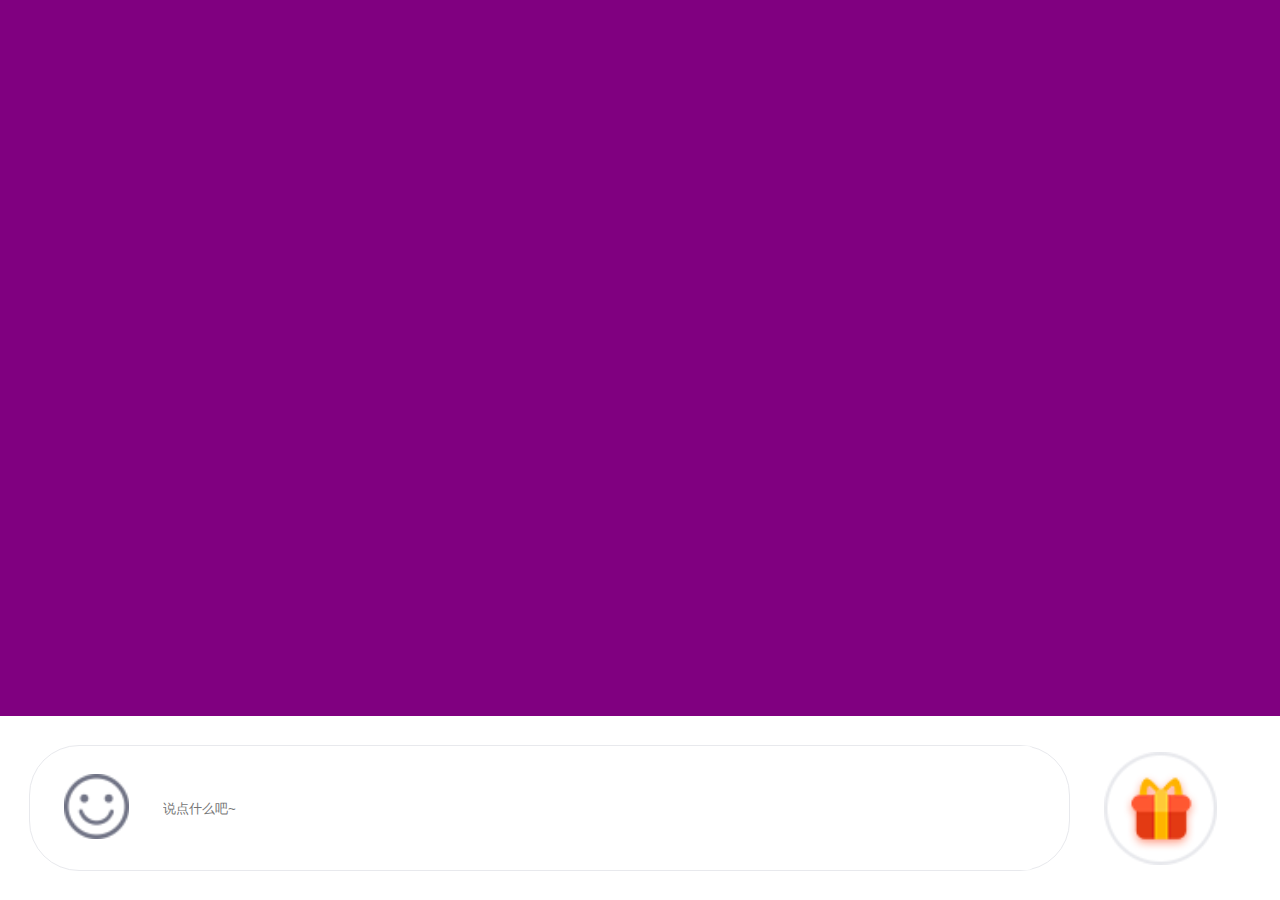
<file: index.html>
<!DOCTYPE html>
<html lang="en">
<head>
    <meta charset="UTF-8">
    <meta http-equiv="Content-Type" content="text/html; charset=UTF-8">
    <meta name="viewport" content="width=device-width,initial-scale=1,minimum-scale=1,maximum-scale=1,user-scalable=no">
    <meta http-equiv="X-UA-Compatible" content="IE=edge">
    <link rel="stylesheet" href="css/index.css">
    <title>榜样店铺</title>
</head>
<script type="text/javascript">
    (function (doc, win)
    {
        var docEl = doc.documentElement,
            resizeEvt = 'orientationchange' in window ? 'orientationchange' : 'resize',
            recalc = function ()
            {
                var clientWidth = docEl.clientWidth;
                if (!clientWidth) return;
                docEl.style.fontSize = 100 * (clientWidth / 750) + 'px';
            };
        if (!doc.addEventListener) return;
        win.addEventListener(resizeEvt, recalc, false);
        doc.addEventListener('DOMContentLoaded', recalc, false);
    })(document, window);
</script>
<body>
    <!--中间内容部分-->
    <div class="content">
        <!--视频模块-->
        <div class="video"></div>
        <!--公聊、排行榜、详情、还有三个大div-->
        <div class="importent">
            <!--<div class="div"></div>-->
            <!--去绑定手机号这个弹框-->
            <div class="bangding rgba">
                <div class="B_white">
                    <img src="image/提示绑定手机号.jpg">
                    <h3>您还没有绑定您的手机号</h3>
                    <p class="top">为保证您的账户安全</p>
                    <p>送礼物前要绑定手机号哦~</p>
                    <button>去绑定手机号</button>
                </div>
            </div>
            <!--被主播拉入黑名单这个弹框-->
            <div class="rgba Blacklist">
                <div class="B_white">
                    <img src="image/被加入黑名单提示.jpg">
                    <h3>好遗憾！您已被主播拉入黑名单！</h3>
                    <p class="top">您在此房间只能观看视频，不能</p>
                    <p>发表言论跟送礼物</p>
                </div>
            </div>
            <!--提示直播房间已经关闭-->
            <div class="rgba room_close">
                <div class="B_white">
                    <img src="image/被加入黑名单提示.jpg">
                    <h3>好遗憾！您的直播房间已关闭</h3>
                    <p class="top">如果有需要，请联系客服</p>
                    <div class="top"><span class="cl_s1"></span>&nbsp;Bangyangdianpu</div>
                    <div><span class="cl_s2"></span>&nbsp;18655328975</div>
                </div>
            </div>
            <!--title-->
            <div class="title">
                <div class="title_list">
                    <span class="active">公聊</span>
                    <span>排行榜</span>
                    <span>详情</span>
                </div>
                <div class="Personal_Center">
                    <div class="head"><img src="image/head.jpg"></div>
                    <span>个人中心</span>
                </div>
            </div>
            <div class="parent">
                <!--第一个页面-->
                <div class="imBox imBox1">
                    <!--可点击关闭的-->
                    <div class="position padding">
                        <div class="closeBox">
                            <!--关闭这个icon、-->
                            <!--<div class="closeDelete"></div>-->
                            <!--<span class="close_text">×</span>-->
                            <img src="image/head.jpg">
                            <div class="closeText">
                                <p>榜样店铺</p>
                                <p>2016年9月2日，彭博全球50大最具影响力人物12345</p>
                            </div>
                        </div>
                    </div>
                    <!--直播公告-->
                    <div class="notice padding"><span></span>欢迎来到榜样店铺的直播间。春晓直播提倡健康的直播环境，对直播内容24h巡视。任何传播违法、违规、低俗等不良信息时将被封号</div>
                    <!--用户消息-->
                    <div class="UserMessage padding">即兴表演：<span>老师好呀~</span></div>
                    <div class="UserMessage padding">快乐快乐：<span>老师稍等就来了哦~</span></div>
                    <!--主播回复-->
                    <div class="HostResponse padding">
                        <img src="image/讲师.png">
                        <span>林什看盘：</span>
                        同学们下午好呀,改革开放以来，我们党之所
                        以团结带领人民取得举世瞩目的发展成就。
                    </div>
                    <!--用户进入直播间-->
                    <div class="userGoin padding">用户1235321 <span>进入直播间</span></div>
                    <!--赠送礼物-->
                    <div class="give padding">即兴表演：<b>赠送给主播</b><span>金福</span><img src="image/fu.png"><a>×<i>19</i></a></div>
                    <!--主播公告-->
                    <div class="anchorNotice padding"><img src="image/房间公告.png"><span>欢迎来到我的直播间哦～ 今天晚上19:00有大优惠！</span></div>
                    <!--footer-->
                    <div class="footer padding">
                        <div class="putBox">
                            <img src="image/表情.png">
                            <input type="text" placeholder="说点什么吧~">
                        </div>
                        <div class="gift">
                            <img src="image/礼物.png">
                        </div>
                    </div>
                </div>
                <!--排行榜-->
                <div class="imBox">
                    <div class="headBox">
                        <!--1个-->
                        <div class="head_child">
                            <span class="s1"></span>
                            <img src="image/head.jpg">
                            <div>
                                <p>我是卖报的小行家</p>
                                <b>贡献值：333</b>
                            </div>
                        </div>
                        <!--2-->
                        <div class="head_child">
                            <span class="s2"></span>
                            <img src="image/head.jpg">
                            <div>
                                <p>小王子</p>
                                <b>贡献值：333</b>
                            </div>
                        </div>
                        <!--第三个-->
                        <div class="head_child">
                            <span class="s3"></span>
                            <img src="image/head.jpg">
                            <div>
                                <p>可爱的小小</p>
                                <b>贡献值：333</b>
                            </div>
                        </div>
                        <!--第四个-->
                        <div class="head_child">
                            <span>4</span>
                            <img src="image/head.jpg">
                            <div>
                                <p>哆啦A梦</p>
                                <b>贡献值：333</b>
                            </div>
                        </div>
                        <!--第五个-->
                        <div class="head_child">
                            <span>5</span>
                            <img src="image/head.jpg">
                            <div>
                                <p>哆啦A梦</p>
                                <b>贡献值：333</b>
                            </div>
                        </div>
                    </div>
                </div>
                <!--详情-->
                <div class="imBox">
                    <div class="imBox_details">
                        <!--&lt;!&ndash;头像、店铺名、店铺介绍&ndash;&gt;-->
                        <div class="details_head">
                            <img src="image/head.jpg">
                            <div class="details_title">
                                <b>榜样店铺</b>
                                <p>
                                    我们提供优质的大米，安全、放心、有保障。我们的大米粒粒饱满，光泽
                                    诱人，香糯可口，好吃不贵
                                </p>
                            </div>
                        </div>
                        <!--&lt;!&ndash;微信和手机号联系方式&ndash;&gt;-->
                        <div class="contact">
                            <div class="weixin"><img src="image/微信.png"> <span>Bangyangdianpu</span></div>
                            <div class="tel"><img src="image/电话.png"><span>18655328975</span></div>
                        </div>
                        <!--&lt;!&ndash;商品列表&ndash;&gt;-->
                        <div class="shopList">
                            <img src="image/shop.jpg">
                            <div>
                                <b>口口相传</b>
                                <p>口口相传，优质大米，安全放心有保障，我们只做有品质的食品。大米粒粒饱满，光泽鲜亮诱人，好吃不贵，值得信赖</p>
                            </div>
                        </div>
                        <div class="shopList">
                            <img src="image/shop.jpg">
                            <div>
                                <b>口口相传</b>
                                <p>口口相传，优质大米，安全放心有保障，我们只做有品质的食品。大米粒粒饱满，光泽鲜亮诱人，好吃不贵，值得信赖</p>
                            </div>
                        </div>
                        <div class="shopList">
                            <img src="image/shop.jpg">
                            <div>
                                <b>口口相传</b>
                                <p>口口相传，优质大米，安全放心有保障，我们只做有品质的食品。大米粒粒饱满，光泽鲜亮诱人，好吃不贵，值得信赖</p>
                            </div>
                        </div>
                        <div class="shopList">
                            <img src="image/shop.jpg">
                            <div>
                                <b>口口相传</b>
                                <p>口口相传，优质大米，安全放心有保障，我们只做有品质的食品。大米粒粒饱满，光泽鲜亮诱人，好吃不贵，值得信赖</p>
                            </div>
                        </div>
                    </div>
                </div>
            </div>
        </div>
    </div>
</body>
</html>
<script src="js/jquery-3.1.1.js"></script>
<script src="js/index.js"></script>
</file>
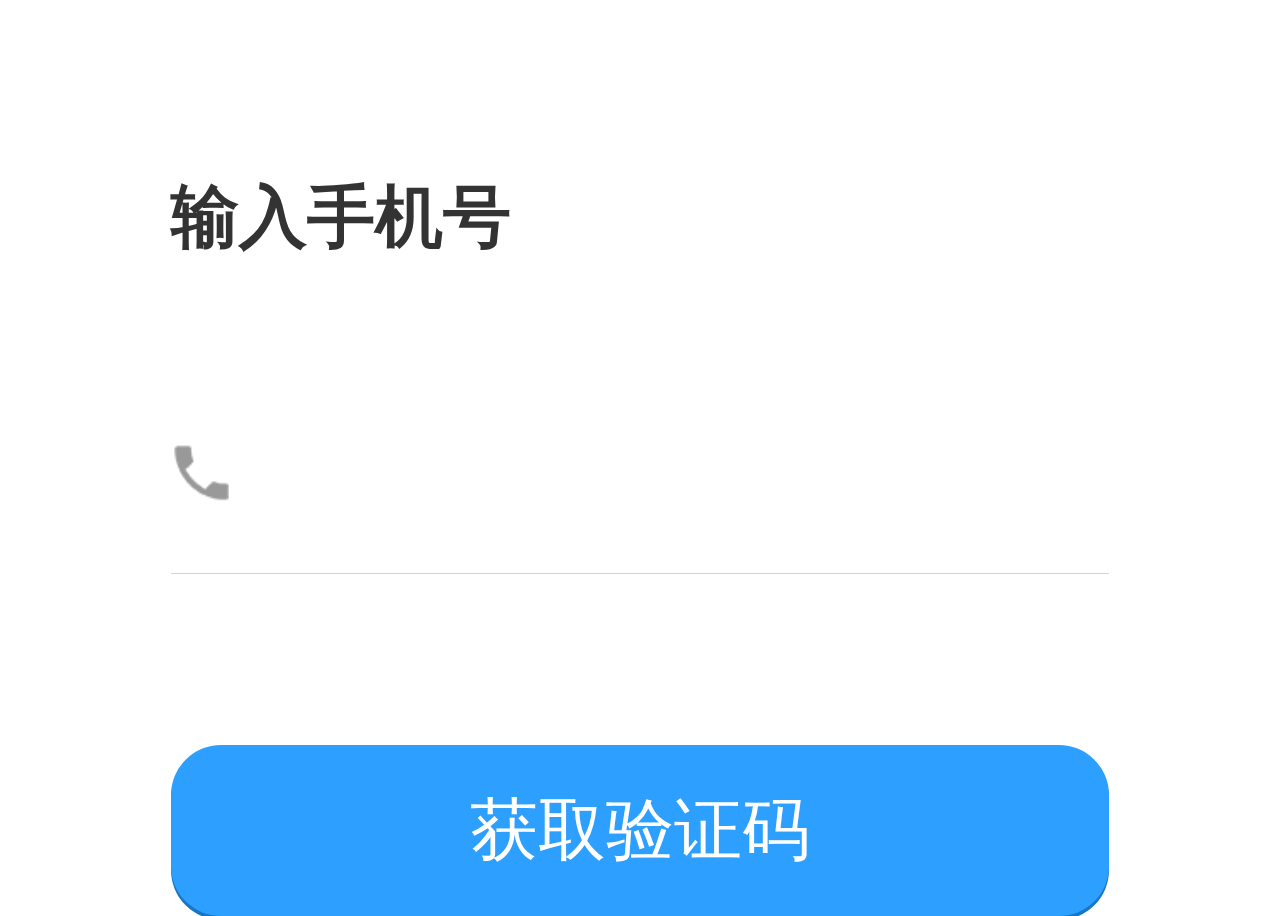
<file: bangding.html>
<!DOCTYPE html>
<html lang="en">
<head>
    <meta charset="UTF-8">
    <meta http-equiv="Content-Type" content="text/html; charset=UTF-8">
    <meta name="viewport" content="width=device-width,initial-scale=1,minimum-scale=1,maximum-scale=1,user-scalable=no">
    <meta http-equiv="X-UA-Compatible" content="IE=edge">
    <link rel="stylesheet" href="css/bangding.css">
    <title>绑定手机号</title>
</head>
<body>
    <div class="content">
        <h2>输入手机号</h2>
        <div class="phone">
            <img src="image/bangding.png">
            <input type="text">
        </div>
        <button>获取验证码</button>
    </div>
</body>
</html>
<script src="js/jquery-3.1.1.js"></script>
<script src="js/bangding.js"></script>
<script type="text/javascript">
    (function (doc, win)
    {
        var docEl = doc.documentElement,
            resizeEvt = 'orientationchange' in window ? 'orientationchange' : 'resize',
            recalc = function ()
            {
                var clientWidth = docEl.clientWidth;
                if (!clientWidth) return;
                docEl.style.fontSize = 100 * (clientWidth / 750) + 'px';
            };
        if (!doc.addEventListener) return;
        win.addEventListener(resizeEvt, recalc, false);
        doc.addEventListener('DOMContentLoaded', recalc, false);
    })(document, window);

</script>
</file>
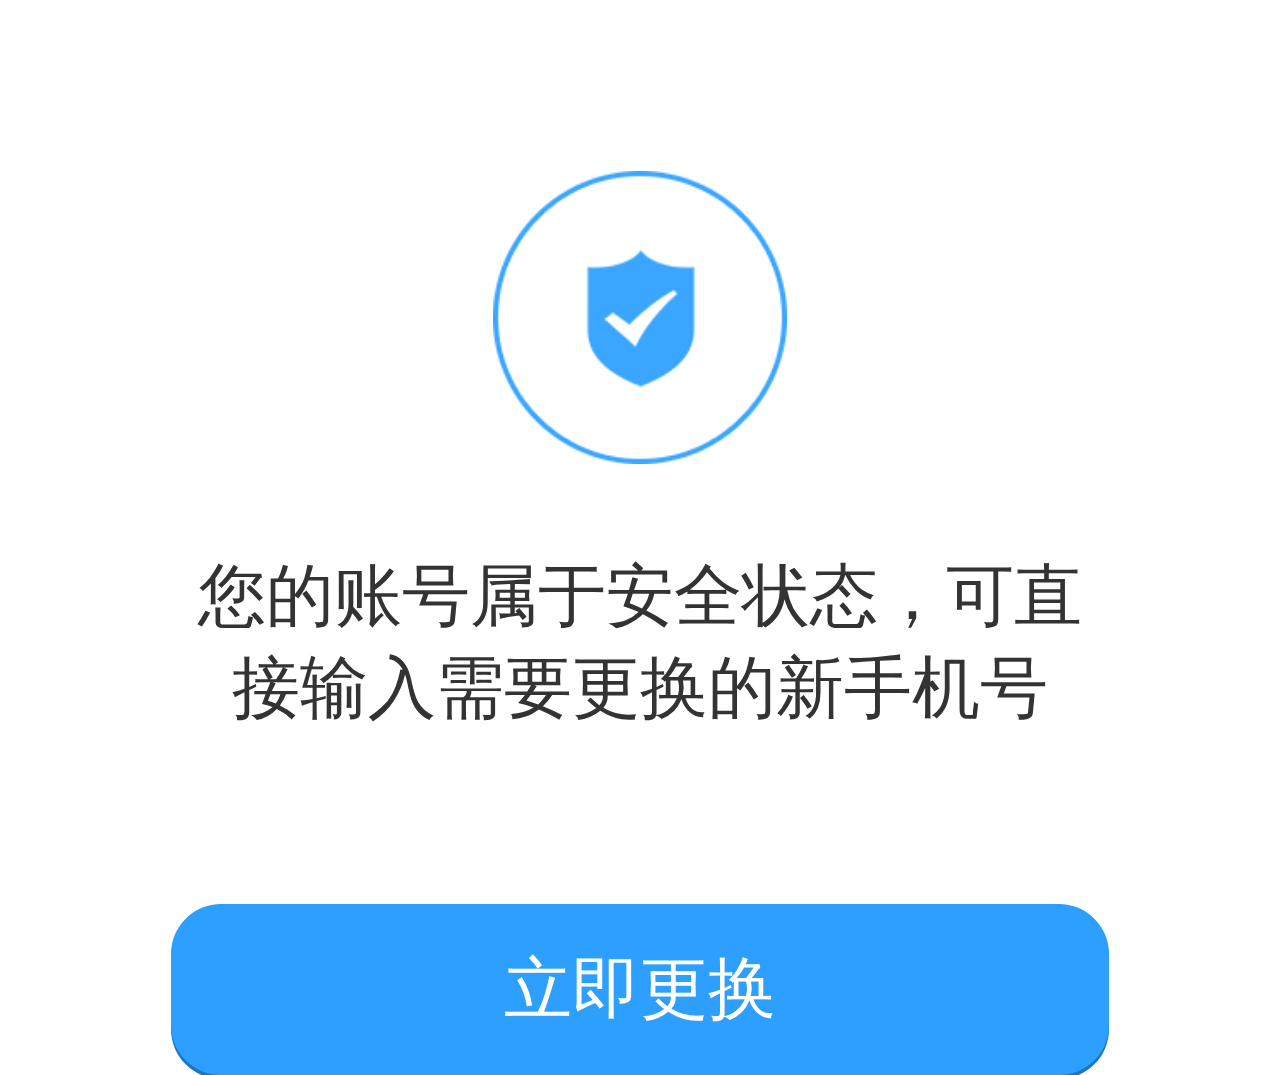
<file: isHave.html>
<!DOCTYPE html>
<html lang="en">
<head>
    <meta charset="UTF-8">
    <meta http-equiv="Content-Type" content="text/html; charset=UTF-8">
    <meta name="viewport" content="width=device-width,initial-scale=1,minimum-scale=1,maximum-scale=1,user-scalable=no">
    <meta http-equiv="X-UA-Compatible" content="IE=edge">
    <link rel="stylesheet" href="css/isHave.css">
    <title>更换手机号</title>
</head>
<body>
    <div class="content">
        <img src="image/更换手机号.png">
        <p>您的账号属于安全状态，可直接输入需要更换的新手机号</p>
        <button>立即更换</button>
    </div>
</body>
</html>
<script type="text/javascript">
    (function (doc, win)
    {
        var docEl = doc.documentElement,
            resizeEvt = 'orientationchange' in window ? 'orientationchange' : 'resize',
            recalc = function ()
            {
                var clientWidth = docEl.clientWidth;
                if (!clientWidth) return;
                docEl.style.fontSize = 100 * (clientWidth / 750) + 'px';
            };
        if (!doc.addEventListener) return;
        win.addEventListener(resizeEvt, recalc, false);
        doc.addEventListener('DOMContentLoaded', recalc, false);
    })(document, window);
</script>
</file>
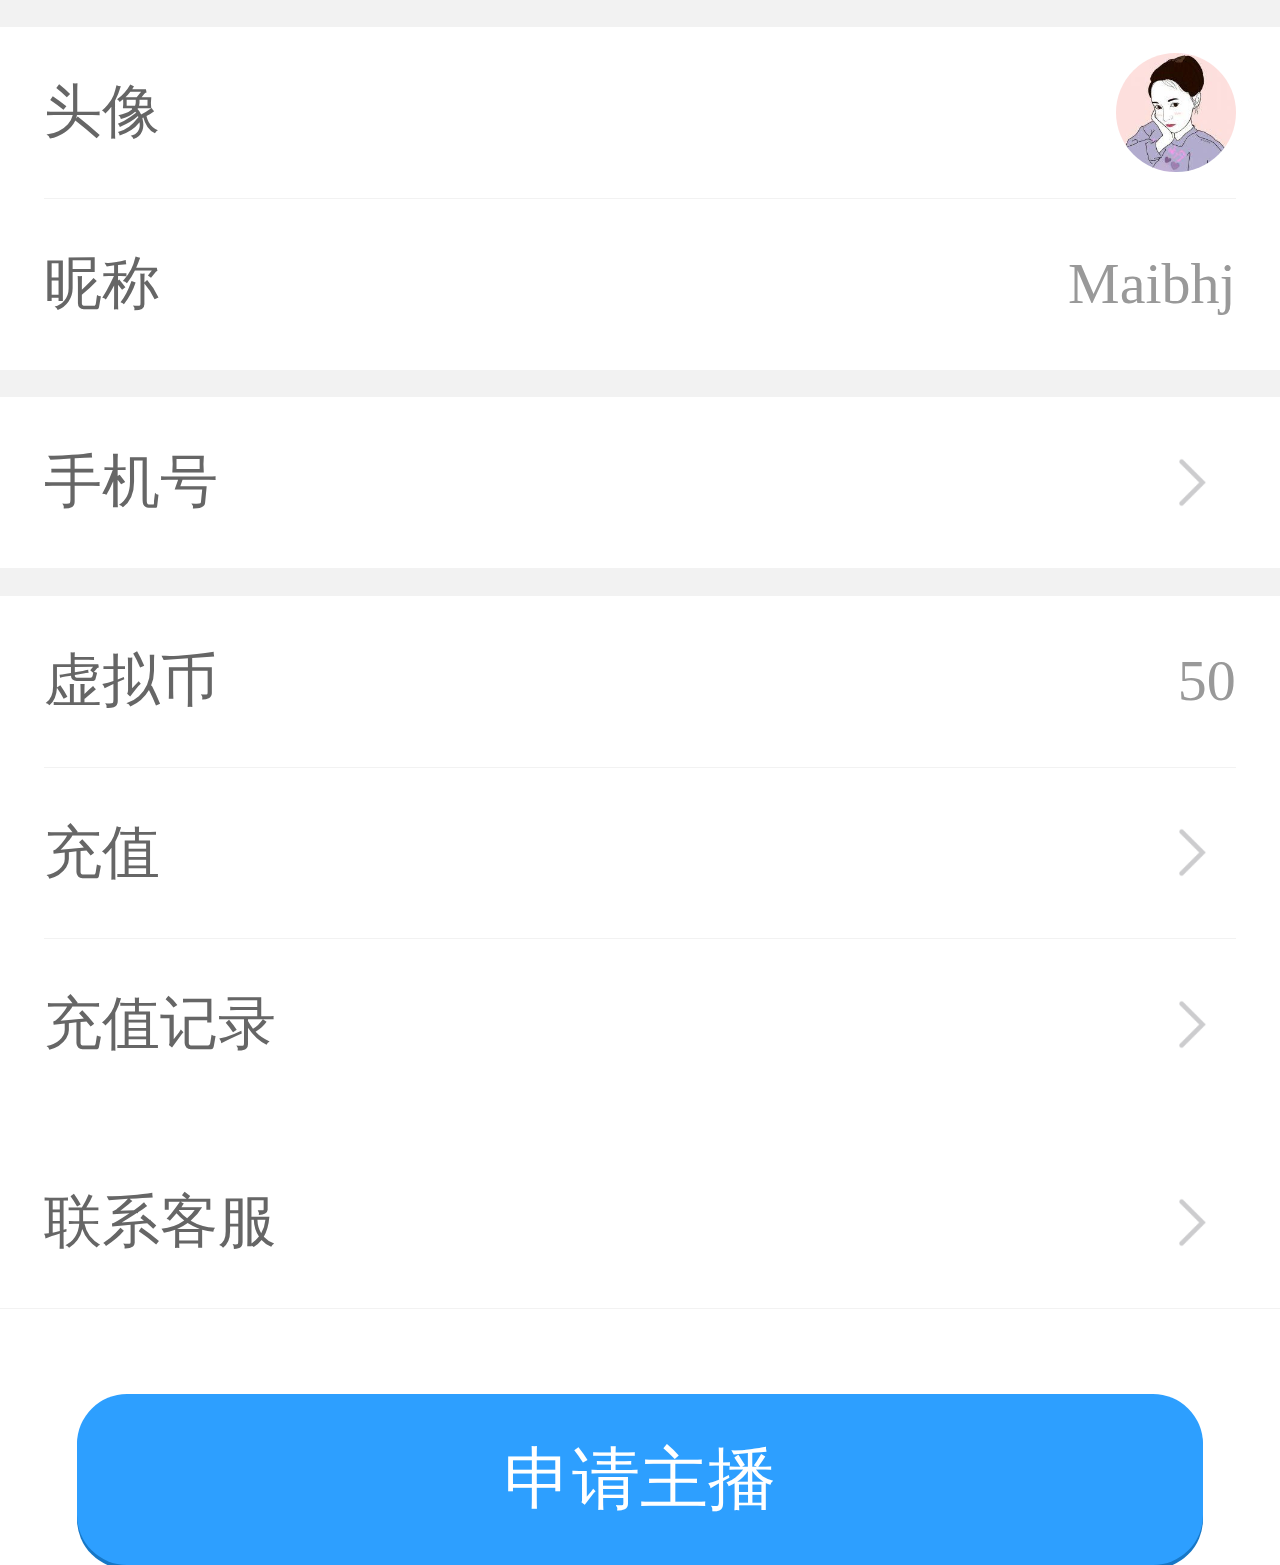
<file: myCenter.html>
<!DOCTYPE html>
<html lang="en">
<head>
    <meta charset="UTF-8">
    <meta http-equiv="Content-Type" content="text/html; charset=UTF-8">
    <meta name="viewport" content="width=device-width,initial-scale=1,minimum-scale=1,maximum-scale=1,user-scalable=no">
    <meta http-equiv="X-UA-Compatible" content="IE=edge">
    <link rel="stylesheet" href="css/myCenter.css">
    <title>Title</title>
</head>
<body>
	<div class="content">
		<div class="padding_left_right">
			<!--头像-->
			<div class="head padd_border">
				<span>头像</span>
				<img src="image/head.jpg" />
			</div>
			<div class="name padd_border">
				<span>昵称</span>
				<p>Maibhj</p>
			</div>
		</div>
		<!---->
		<div class="tel padd_border" id="bangding">
			<span>手机号</span>
			<a></a>
		</div>
		<div class="padding_left_right">
			<!--虚拟币-->
			<div class="padd_border">
				<span>虚拟币</span>
				<p>50</p>
			</div>
			<!--充值-->
			<div class="padd_border" id="chongzhi">
				<span>充值</span>
				<a></a>
			</div>
			<div class="padd_border history" id="jilu">
				<span>充值记录</span>
				<a></a>
			</div>
		</div>
		<!--联系客服-->
		<div class="tel padd_border" id="customer">
			<span>联系客服</span>
			<a></a>
		</div>
		<button id="button">申请主播</button>
		<div class="BombBox">
			<div class="white_box">
				<b>联系客服</b>
				<p class="bottom_border" id="weixin"><img src="image/微信.png"> Bangyangdianpu</p>
				<p><img src="image/电话.png" id="lianxi"> 18655328975</p>
			</div>
		</div>
	</div>
</body>
</html>
<script src="js/jquery-3.1.1.js"></script>
<script src="js/myCenter.js"></script>
<script type="text/javascript">
    (function (doc, win)
        {
        var docEl = doc.documentElement,
            resizeEvt = 'orientationchange' in window ? 'orientationchange' : 'resize',
            recalc = function ()
            {
                var clientWidth = docEl.clientWidth;
                if (!clientWidth) return;
                docEl.style.fontSize = 100 * (clientWidth / 750) + 'px';
            };
        if (!doc.addEventListener) return;
        win.addEventListener(resizeEvt, recalc, false);
        doc.addEventListener('DOMContentLoaded', recalc, false);
    })(document, window);
</script>
</file>
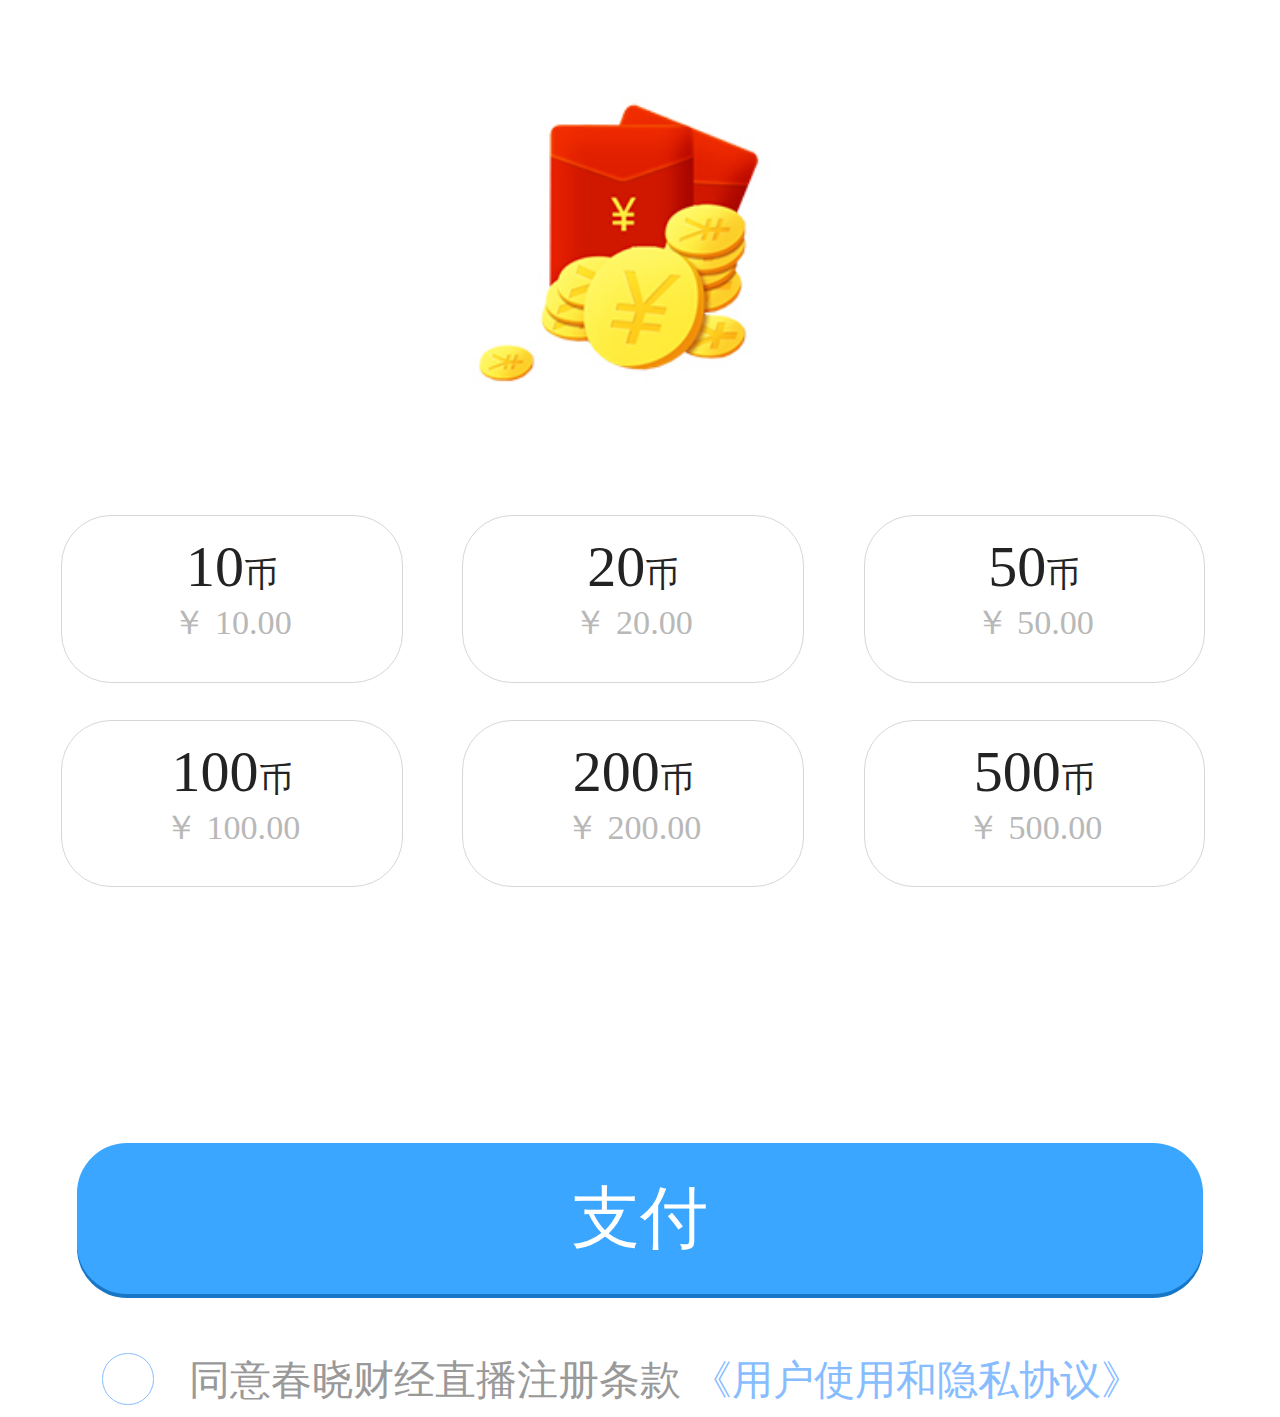
<file: recharge.html>
<!DOCTYPE html>
<html lang="en">
<head>
    <meta charset="UTF-8">
    <meta http-equiv="Content-Type" content="text/html; charset=UTF-8">
    <meta name="viewport" content="width=device-width,initial-scale=1,minimum-scale=1,maximum-scale=1,user-scalable=no">
    <meta http-equiv="X-UA-Compatible" content="IE=edge">
    <link rel="stylesheet" href="css/recharge.css">
    <title>Title</title>
</head>
<body>
    <div class="content">
        <img class="big_img" src="image/充值.jpg">
        <div class="number">
            <div class="numbere_child">
                <p>10<span>币</span></p>
                <p>￥ 10.00</p>
            </div>
            <div class="numbere_child">
                <p>20<span>币</span></p>
                <p>￥ 20.00</p>
            </div>
            <div class="numbere_child">
                <p>50<span>币</span></p>
                <p>￥ 50.00</p>
            </div>
            <div class="numbere_child">
                <p>100<span>币</span></p>
                <p>￥ 100.00</p>
            </div>
            <div class="numbere_child">
                <p>200<span>币</span></p>
                <p>￥ 200.00</p>
            </div>
            <div class="numbere_child">
                <p>500<span>币</span></p>
                <p>￥ 500.00</p>
            </div>
        </div>
        <div class="button">支付</div>
        <div class="center">
            <span></span>
            <div class="cen_right">
                同意春晓财经直播注册条款
                <a>《用户使用和隐私协议》</a>
            </div>
        </div>
    </div>
</body>
</html>
<script type="text/javascript">
    (function (doc, win)
    {
        var docEl = doc.documentElement,
            resizeEvt = 'orientationchange' in window ? 'orientationchange' : 'resize',
            recalc = function ()
            {
                var clientWidth = docEl.clientWidth;
                if (!clientWidth) return;
                docEl.style.fontSize = 100 * (clientWidth / 750) + 'px';
            };
        if (!doc.addEventListener) return;
        win.addEventListener(resizeEvt, recalc, false);
        doc.addEventListener('DOMContentLoaded', recalc, false);
    })(document, window);
</script>
</file>
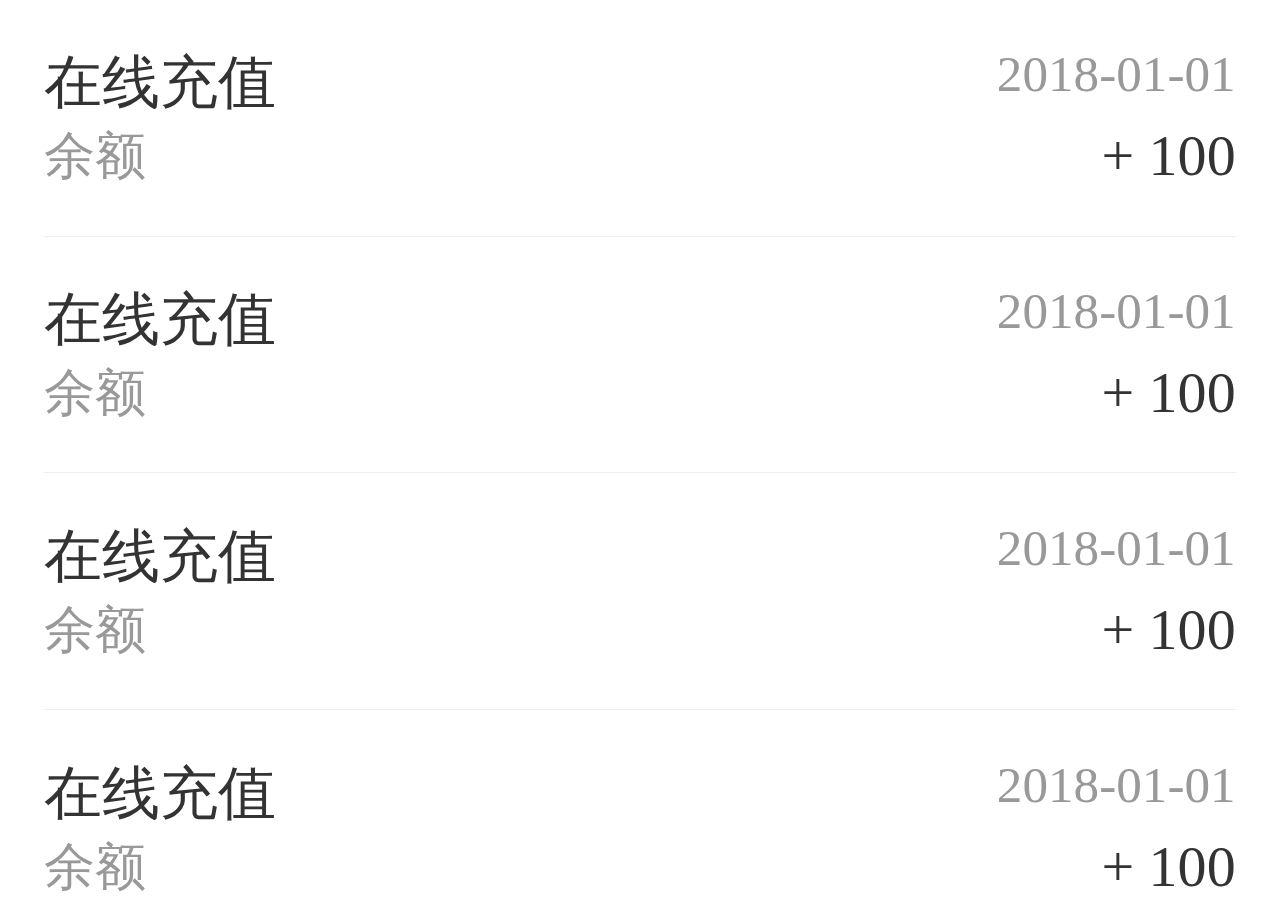
<file: rechargeRecord.html>
<!DOCTYPE html>
<html lang="en">
<head>
    <meta charset="UTF-8">
    <meta http-equiv="Content-Type" content="text/html; charset=UTF-8">
    <meta name="viewport" content="width=device-width,initial-scale=1,minimum-scale=1,maximum-scale=1,user-scalable=no">
    <meta http-equiv="X-UA-Compatible" content="IE=edge">
    <link rel="stylesheet" href="css/rechargeRecord.css">
    <title>Title</title>
</head>
<body>
    <div class="content">
        <div class="list">
            <div class="list_top flex">
                <span>在线充值</span>
                <span class="colSmall">2018-01-01</span>
            </div>
            <div class="list_bott flex">
                <span class="colSmall">余额</span>
                <span>+ 100</span>
            </div>
        </div>
        <div class="list">
            <div class="list_top flex">
                <span>在线充值</span>
                <span class="colSmall">2018-01-01</span>
            </div>
            <div class="list_bott flex">
                <span class="colSmall">余额</span>
                <span>+ 100</span>
            </div>
        </div>
        <div class="list">
            <div class="list_top flex">
                <span>在线充值</span>
                <span class="colSmall">2018-01-01</span>
            </div>
            <div class="list_bott flex">
                <span class="colSmall">余额</span>
                <span>+ 100</span>
            </div>
        </div>
        <div class="list">
            <div class="list_top flex">
                <span>在线充值</span>
                <span class="colSmall">2018-01-01</span>
            </div>
            <div class="list_bott flex">
                <span class="colSmall">余额</span>
                <span>+ 100</span>
            </div>
        </div>
        <div class="list">
            <div class="list_top flex">
                <span>在线充值</span>
                <span class="colSmall">2018-01-01</span>
            </div>
            <div class="list_bott flex">
                <span class="colSmall">余额</span>
                <span>+ 100</span>
            </div>
        </div>
        <div class="list">
            <div class="list_top flex">
                <span>在线充值</span>
                <span class="colSmall">2018-01-01</span>
            </div>
            <div class="list_bott flex">
                <span class="colSmall">余额</span>
                <span>+ 100</span>
            </div>
        </div>
        <div class="list">
            <div class="list_top flex">
                <span>在线充值</span>
                <span class="colSmall">2018-01-01</span>
            </div>
            <div class="list_bott flex">
                <span class="colSmall">余额</span>
                <span>+ 100</span>
            </div>
        </div>
        <div class="list">
            <div class="list_top flex">
                <span>在线充值</span>
                <span class="colSmall">2018-01-01</span>
            </div>
            <div class="list_bott flex">
                <span class="colSmall">余额</span>
                <span>+ 100</span>
            </div>
        </div>
        <div class="list">
            <div class="list_top flex">
                <span>在线充值</span>
                <span class="colSmall">2018-01-01</span>
            </div>
            <div class="list_bott flex">
                <span class="colSmall">余额</span>
                <span>+ 100</span>
            </div>
        </div>
        <div class="list">
            <div class="list_top flex">
                <span>在线充值</span>
                <span class="colSmall">2018-01-01</span>
            </div>
            <div class="list_bott flex">
                <span class="colSmall">余额</span>
                <span>+ 100</span>
            </div>
        </div>
    </div>
</body>
</html>
<script type="text/javascript">
    (function (doc, win)
    {
        var docEl = doc.documentElement,
            resizeEvt = 'orientationchange' in window ? 'orientationchange' : 'resize',
            recalc = function ()
            {
                var clientWidth = docEl.clientWidth;
                if (!clientWidth) return;
                docEl.style.fontSize = 100 * (clientWidth / 750) + 'px';
            };
        if (!doc.addEventListener) return;
        win.addEventListener(resizeEvt, recalc, false);
        doc.addEventListener('DOMContentLoaded', recalc, false);
    })(document, window);
</script>
</file>
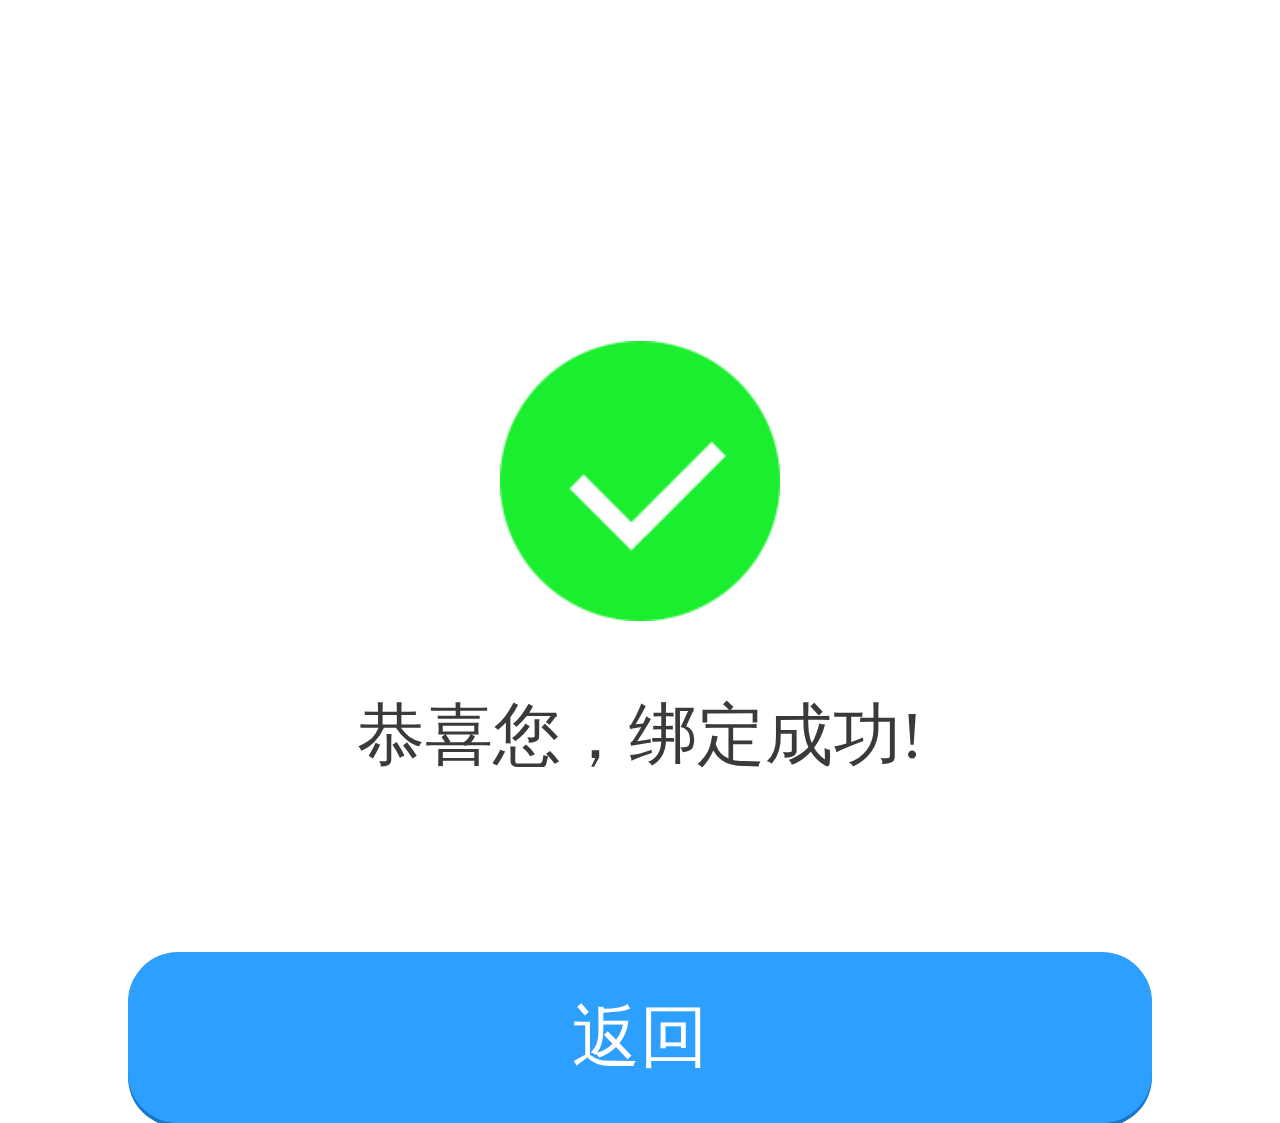
<file: Success.html>
<!DOCTYPE html>
<html lang="en">
<head>
    <meta charset="UTF-8">
    <meta http-equiv="Content-Type" content="text/html; charset=UTF-8">
    <meta name="viewport" content="width=device-width,initial-scale=1,minimum-scale=1,maximum-scale=1,user-scalable=no">
    <meta http-equiv="X-UA-Compatible" content="IE=edge">
    <link rel="stylesheet" href="css/success.css">
    <title>绑定手机号</title>
</head>
<body>
    <div class="content">
        <div class="success">
            <img src="image/对号.png">
            <p>恭喜您，绑定成功!</p>
        </div>
        <button>返回</button>
    </div>
</body>
</html>
<script src="js/jquery-3.1.1.js"></script>
<script src="js/success.js"></script>
<script type="text/javascript">
    (function (doc, win)
    {
        var docEl = doc.documentElement,
            resizeEvt = 'orientationchange' in window ? 'orientationchange' : 'resize',
            recalc = function ()
            {
                var clientWidth = docEl.clientWidth;
                if (!clientWidth) return;
                docEl.style.fontSize = 100 * (clientWidth / 750) + 'px';
            };
        if (!doc.addEventListener) return;
        win.addEventListener(resizeEvt, recalc, false);
        doc.addEventListener('DOMContentLoaded', recalc, false);
    })(document, window);

</script>
</file>
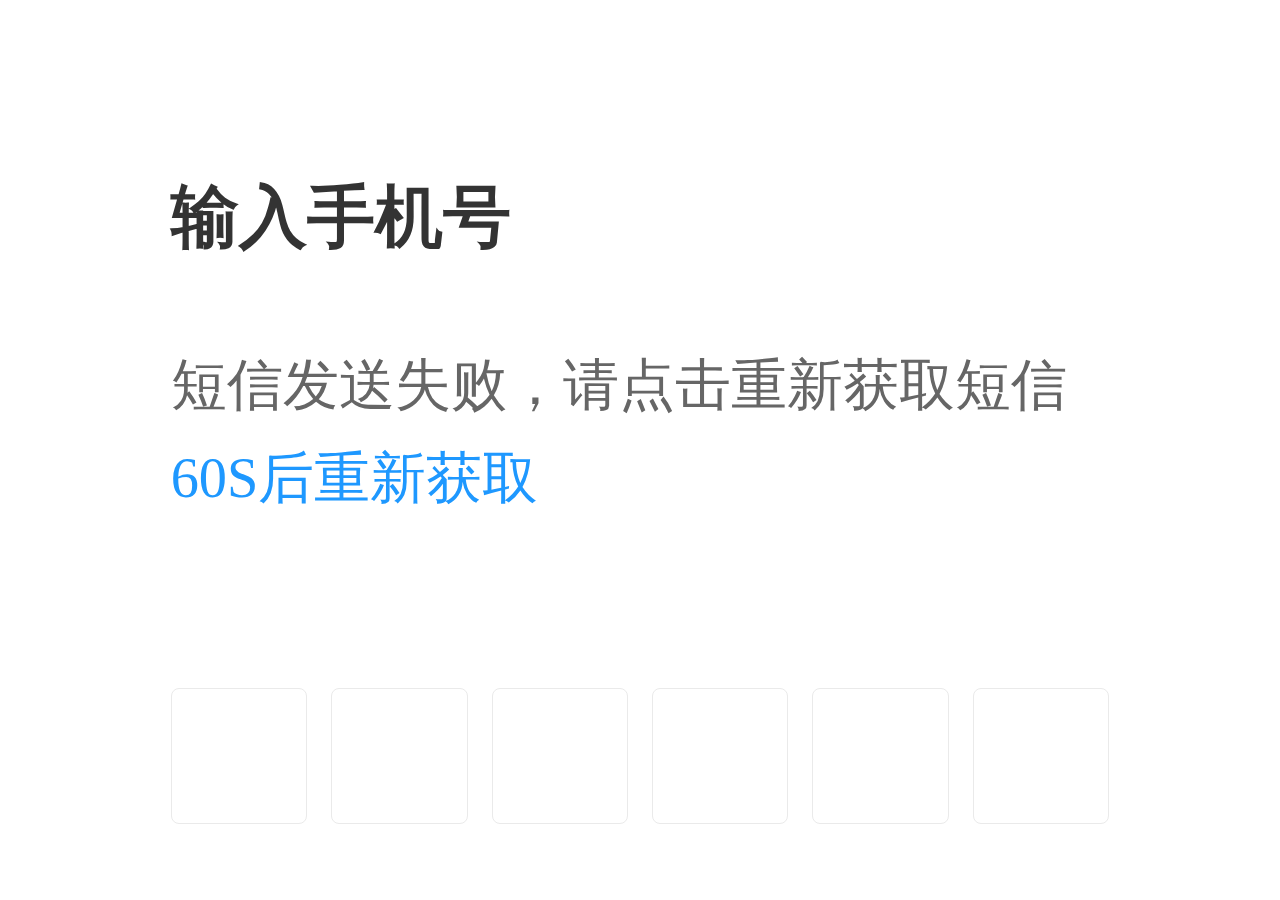
<file: yanzhengma.html>
<!DOCTYPE html>
<html lang="en">
<head>
    <meta charset="UTF-8">
    <meta http-equiv="Content-Type" content="text/html; charset=UTF-8">
    <meta name="viewport" content="width=device-width,initial-scale=1,minimum-scale=1,maximum-scale=1,user-scalable=no">
    <meta http-equiv="X-UA-Compatible" content="IE=edge">
    <link rel="stylesheet" href="css/yanzhengma.css">
    <title>Title</title>
</head>
<body>
<div class="content">
    <h2>输入手机号</h2>
    <div class="text">
        <p>短信发送失败，请点击重新获取短信</p>
        <div class="again"><span>60</span>S后重新获取</div>
        <form class="input-yzm">
            <input type="number" name="" id="" value="" maxlength="1" class="input-juli"/>
            <input type="number" name="" id="" value="" maxlength="1" class="input-juli" />
            <input type="number" name="" id="" value="" maxlength="1" class="input-juli" />
            <input type="number" name="" id="" value="" maxlength="1" class="input-juli" />
            <input type="number" name="" id="" value="" maxlength="1" class="input-juli" />
            <input type="number" name="" id="" value="" maxlength="1" class="input-juli" />
        </form>
    </div>
</div>
</body>
</html>
<script type="text/javascript">
    (function (doc, win)
    {
        var docEl = doc.documentElement,
            resizeEvt = 'orientationchange' in window ? 'orientationchange' : 'resize',
            recalc = function ()
            {
                var clientWidth = docEl.clientWidth;
                if (!clientWidth) return;
                docEl.style.fontSize = 100 * (clientWidth / 750) + 'px';
            };
        if (!doc.addEventListener) return;
        win.addEventListener(resizeEvt, recalc, false);
        doc.addEventListener('DOMContentLoaded', recalc, false);
    })(document, window);
</script>
</file>
<file: css/index.css>
*{
    box-sizing: border-box;
    padding: 0;
    margin: 0;
}
html,body{
    width: 100%;
    height: 100%;
}
.rgba{
    width: 100%;
    height: 100%;
    background: rgba(0,0,0,0.3);
    position: fixed;
    z-index: 99999;
}
/*去绑定手机号的弹框*/
.bangding{
    display: none;
}
/*拉入黑名单*/
.Blacklist{
    display: none;
}
.room_close{
    display: none;
}
.Blacklist .B_white{
    height: 5.05rem;
    padding-top: 0.3rem;
    font-size: 0.28rem;
    margin-top: 2.5rem;
    text-align: center;
}
.room_close .B_white{
    margin-top: 2.5rem;
    padding: 0.3rem 0 0.5rem 0;
    text-align: center;

}
.room_close .B_white div{
    text-align: left;
    padding-left: 0.42rem;
    display: flex;
    color: #555555;
    margin-top: 0.3rem;
}
.room_close .B_white div>span{
    display: block;
    width: 0.4rem;
    height: 0.4rem;
}
.cl_s1{
    background: url("../image/微信.png");
    background-size: cover;
}
.cl_s2{
    background: url("../image/电话.png");
    background-size: cover;
}

.B_white{
    width: 5.4rem;
    background: #ffffff;
    border-radius: 20px;
    margin: 1rem auto;

    font-size: 0.3rem;
    color: #333333;

}
.bangding .B_white{
    height: 6.52rem;
    padding-top: 0.3rem;
    text-align: center;
}
.rgba .B_white img{
    width: 3.7rem;
    height:2.6rem ;
}
.rgba .B_white h3{
    margin-top:0.2rem ;
    font-weight: normal;
}
.rgba .B_white p{
    font-size: 0.2rem;
}
.rgba .B_white button{
    width: 80%;
    margin: 0.3rem auto;
    height: 0.88rem;
    text-align: center;
    line-height:0.88rem;
    background: #2D9FFF;
    font-size: 0.4rem;
    color: #FFFFFF;
    border: none;
    border-radius: 50px;
    box-shadow: 0px 4px 0px 0px #1777c6;
    outline: none;
}
.top{
    margin-top: 0.2rem;
}
.content{
    height: 100%;
    display: flex;
    flex-direction: column;
    font-size:0.26rem;
}
.video{
    width: 100%;
    height:4.22rem;
    background: purple;
    position: fixed;
    top: 0;
    left: 0;
}
.importent{
    flex-grow: 1;
    overflow-y: auto;
}
.div{
    width: 90%;
    height: 4.22rem;
    background: powderblue;
}

.title{
    display: flex;
    height: 0.66rem;
    line-height: 0.66rem;
    border-bottom: 1px solid #E6E7EB;
    color: #666666;
    margin-top: 4.22rem;
}
.title_list{
    width: 5.58rem;
    height: 100%;
    display: flex;
    justify-content: space-around;
    text-align: center;
}
.Personal_Center{
    flex-grow: 1;
    background: #EF4B4C;
    display: flex;
    color: #ffffff;
    padding-left: 0.07rem;
}
.Personal_Center span{
    padding-left: 0.1rem;
}
.title_list .active{
    border-bottom: 0.04rem solid #EF4B4C;
    color: #EF4B4C;
}
.head{
    width: 0.5rem;
    height: 0.5rem;

}
.head img{
    width: 100%;
    height: 100%;
    border-radius: 50%;
    border: 1px solid #ffffff;
    margin-top: 0.05rem;
}
.parent .imBox{
    display: none;
}
.parent .imBox:nth-child(1){
    display: block;
}
.imBox{
    width: 100%;
}
.imBox:nth-child(1){
    background: #F2F3F7;
}

.padding{
    padding: 0.17rem;
}
.footer{
    width: 100%;
    height: 1.076rem;
    line-height: 1.076rem;
    background: #ffffff;
    display: flex;
    position: fixed;
    bottom: 0;
    left: 0;
}
.footer .putBox{
    width: 6.1rem;
    height: 100%;
    border: 1px solid #e8e9ed;
    border-radius: 50px;
    display: flex;
    padding-right: 0.2rem;
}
.footer .putBox>img{
    margin-left: 0.2rem;
    width: 0.38rem;
    height: 0.38rem;
    vertical-align: middle;
    margin-top: 0.16rem;
}
.footer .putBox>input{
    flex-grow: 1;
    margin-left: 0.2rem;
    border: none;
    outline: none;
    /*background: gainsboro;*/
    border-radius: 8px;
}
.footer .gift{
    flex-grow: 1;
    text-align: center;
}
.gift img{
    width: 0.66rem;
    height: 0.66rem;
    margin-top:0.04rem;
}
.imBox1{
    /*padding: 0.17rem;*/
    position: relative;
}
.position{
    position: absolute;
    margin: auto;
}
.closeBox{
    width: 100%;
    height: 1.19rem;
    background: #ffffff;
    box-shadow: 0px 6px 10px 0px rgba(45, 50, 59, 0.3);
    /*border-radius: 0.08rem;*/
    display: flex;
    padding-left: 0.27rem;
    /*z-index: 999;*/
    border-top-left-radius: 0.08rem;
    border-bottom-left-radius: 0.08rem;
    border-bottom-right-radius: 0.08rem;
    overflow: hidden;

}
.close_text{
    color: #fff;
    position: absolute;
    right: 0.18rem;
    top: 0.1rem;
    z-index: 99;
}
.closeBox .closeDelete{
    position: absolute;
    color: #ffffff;
    width:0;
    height:0;
    border-radius:0.3rem;
    border-width:0.3rem;
    border-style:solid;
    border-color:transparent transparent transparent #B8B8B8;
    transform: rotate(-45deg);
    right: -0.135rem;
    top: -0.13rem;
    /* z-index: 1; */
}
.closeBox img{
    width: 0.8rem;
    height: 0.8rem;
    margin-top: 0.2rem;
    border-radius: 50%;
}
.closeText{
    flex-grow: 1;
    padding: 0.2rem;
}

.closeText p:nth-child(1){
    font-size: 0.3rem;
    color: #333333;
}
.closeText p:nth-child(2){
    margin-top: 0.08rem;
    color: #666666;
    width: 5.68rem;
    overflow: hidden;
    text-overflow:ellipsis;
    white-space: nowrap;
}
.notice{
    color:#EF4B4C;
}
.UserMessage{
    width: 100%;
    color: #2099ff;
}
.UserMessage span{
    color: #333333;
}
.HostResponse{
    background: #fff1d1;
}
.HostResponse{
    width: 100%;
    background: #fff1d1;
    color: #333333;
}
.HostResponse img{
    width: 0.72rem;
}
.HostResponse span{
    color: #f96514;
}
.userGoin{
    color: #2099ff;
}
.userGoin span{
    color: #999999;
}
.give{
    width: 100%;
    color: #2099ff;
}
.give b{
    color: #4d515c;
}
.give span{
    color: #eb612b;
    padding-left: 0.2rem;
}
.give p{
    display: inline-block;
    padding-left: 0.2rem;
    height: 0.78rem;
    background: paleturquoise;
}
.give img{
    width: 0.6rem;
    height:0.6rem;
    vertical-align: middle;
    margin-left: 0.2rem;
}
.give a{
    color:#f96514;
    margin-left: 0.2rem;
}
.give i{
    font-size: 0.34rem;
}
.anchorNotice{
    color:#f96514;
}
.anchorNotice span{
    padding-left: 0.2rem;
}
.anchorNotice img{
    width: 0.29rem;
    height: 0.29rem;
    vertical-align: middle;
}
/*排行榜*/
.headBox{
    padding: 0rem 0.26rem;
}
.headBox .head_child{
    width: 100%;
    border-bottom: 1px solid #F2F2F2;
    display: flex;
    padding: 0.17rem 0;
}
.headBox .head_child span{
    display: block;
    width: 0.51rem;
    height: 0.69rem;
    color:#979797;
    margin-top: 0.2rem;
    line-height: 0.69rem;
    text-align: center;
    font-size: 0.4rem;
}
.s1{
    background: url("../image/金牌.png") no-repeat;
    background-size: cover;
}
.s2{
    background: url("../image/银牌.png") no-repeat;
    background-size: cover;
}
.s3{
    background: url("../image/铜牌.png") no-repeat;
    background-size: cover;
}
.headBox .head_child img{
    width:0.96rem;
    height: 0.96rem;
    border-radius: 50%;
    margin-left: 0.25rem;
}
.headBox .head_child div{
    flex-grow: 1;
    font-size: 0.28rem;
    color:#333;
    padding-left: 0.3rem;
}
.headBox .head_child div>p{
    padding: 0.1rem 0;
}
.headBox .head_child div>b{
    color:#EB612B;
    font-weight: normal;
}
/*详情*/
.imBox_details{
    padding: 0 0.26rem;
}
.details_head{
    display: flex;
    padding: 0.26rem 0 ;
    border-bottom: 1px dashed #DEDEDE;
}
.details_head img{
    width: 1.2rem;
    height: 1.2rem;
    border-radius: 50%;
}
.details_title{
    flex-grow: 1;
    font-size: 0.24rem;
    padding-left: 0.2rem;

}
.details_title>b{
    font-size: 0.3rem;
    color: #333333;
}
.details_title p{
    width: 100%;
    margin-top: 0.1rem;
    color: #555555;
    height: 0.68rem;
}
.contact{
    display: flex;
    border-bottom:8px solid #F2F3F7;
    padding: 0.2rem 0;
}
.contact div{
    width: 50%;
    text-align: center;
    color: #555555;
}
.contact div:nth-child(1){
    border-right: 1px dashed #DEDEDE;
}
.contact div>img{
    width: 0.38rem;
    height: 0.38rem;
    vertical-align: middle;
}
/*详情/商品列表*/
.shopList{
    display: flex;
    padding: 0.2rem 0;
    border-bottom: 1px solid #EEEEEE;
}
.shopList img{
    width: 2rem;
    height: 1.5rem;
}
.shopList div{
    flex-grow: 1;
    padding-left: 0.15rem;
}
.shopList div>b{
    color: #333333;
    font-size: 0.3rem;
}
.shopList div>p{
    width: 100%;
    color: #999999;
    padding-top: 0.05rem;
    height: 1.02rem;
}
</file>
<file: css/bangding.css>
*{
    margin: 0;
    padding: 0;
    font-family: "微软雅黑";
    box-sizing: border-box;
    color: #666666;
}
html,body{
    width: 100%;
    height: 100%;
}
.content{
    width: 100%;
    height: 100%;
    display: flex;
    flex-direction: column;
    padding: 1rem;
}
h2{
    font-size: 0.4rem;
    color: #333333;
}
.phone{
    width: 100%;
    display: flex;
    padding: 0.26rem 0;
    border-bottom: 1px solid #D3D3D3;
    margin-top: 0.7rem;

}
.phone input{
    flex-grow: 1;
    height: 0.6rem;
    text-indent: 0.2rem;
    border: none;
    outline: none;
    font-size: 0.26rem;
}
.phone img{
    width: 0.36rem;
    height: 0.36rem;
    margin-top: 0.1rem;
}
button{
    width: 100%;
    height: 1rem;
    text-align: center;
    line-height: 1rem;
    background: #2D9FFF;
    font-size: 0.4rem;
    color: #FFFFFF;
    border: none;
    border-radius: 50px;
    box-shadow: 0px 4px 0px 0px #1777c6;
    outline: none;
    margin-top: 1rem;
}
</file>
<file: css/isHave.css>
*{
    margin: 0;
    padding: 0;
    font-family: "微软雅黑";
    box-sizing: border-box;
}
html,body{
    width: 100%;
    height: 100%;
}
.content{
    width: 100%;
    height: 100%;
    display: flex;
    flex-direction: column;
    text-align: center;
    padding: 1rem;
}
.content img{
    width: 1.72rem;
    height: 1.72rem;
    margin: 0 auto;


}
.content p{
    font-size: 0.4rem;
    color: #333333;
    margin-top: 0.5rem;
}
button{
    width: 100%;
    height: 1rem;
    text-align: center;
    line-height: 1rem;
    background: #2D9FFF;
    font-size: 0.4rem;
    color: #FFFFFF;
    border: none;
    border-radius: 50px;
    box-shadow: 0px 4px 0px 0px #1777c6;
    outline: none;
    margin-top: 1rem ;
}
</file>
<file: css/myCenter.css>
*{
	margin: 0;
	padding: 0;
	font-family: "微软雅黑";
	box-sizing: border-box;
	color: #666666;
}
html,body{
	width: 100%;
	height: 100%;
}
.content{
	width: 100%;
	height: 100%;
	display: flex;
	flex-direction: column;
	background: #F2F2F2;
}
.padding_left_right{
	padding: 0 0.26rem;
	background: #FFFFFF;
	margin-top: 0.16rem;
}
.padd_border{
	
	display: flex;
	border-bottom: 1px solid #F2F2F2;
	justify-content: space-between;
	line-height: 1rem;
	
}
.padd_border img{
	width: 0.7rem;
	height:0.7rem;
	border-radius: 50%;
	margin-top: 0.15rem;
}
.padd_border span{
	font-size: 0.34rem;
	
}
.padd_border p{
	color: #999999;
	font-size: 0.34rem;
}
.padd_border a{
	width: 1rem;
	height:1rem;
	background:url("../image/箭头_右.png") no-repeat;
	background-size: 0.5rem 0.5rem;
	background-position: right;
}
.name{
	border-bottom: none;
}
.tel{
	margin-top: 0.16rem;
	background: #FFFFFF;
	padding:0 0.26rem;
}
button{
	width: 88%;
	margin: 0.5rem auto;
	height: 1rem;
	text-align: center;
	line-height: 1rem;
	background: #2D9FFF;
	font-size: 0.4rem;
	color: #FFFFFF;
	border: none;
	border-radius: 50px;
    box-shadow: 0px 4px 0px 0px #1777c6;
	outline: none;
}
.history{
    border-bottom: none;
}
.BombBox{
	position: fixed;
	width: 100%;
	height: 100%;
	background:rgba(0,0,0,0.4);
	display: none;
}
.BombBox .white_box{
	width: 5.4rem;
	margin: 2.43rem auto;
	background: #ffffff;
	font-size: 0.3rem;
	border-radius: 20px;
	padding: 0.4rem 0.45rem 0.26rem 0.45rem;

}
.BombBox .white_box b{
	display: block;
	width: 100%;
	text-align: center;
	font-size: 0.4rem;
	color: #333333;
	font-weight: normal;
}
.BombBox .white_box p{
	padding: 0.3rem 0;
	color: #555555;
}
.bottom_border{
	border-bottom: 1px solid #DEDEDE;
}
.BombBox .white_box p>img{
	width: 0.38rem;
	height: 0.38rem;
	vertical-align: middle;
}
</file>
<file: css/recharge.css>
*{
    margin: 0;
    padding: 0;
    box-sizing: border-box;
    font-family: 微软雅黑;
}
html,body{
    width: 100%;
    height: 100%;
}
.content{
    width: 100%;
    height: 100%;
    display: flex;
    flex-direction: column;
}
.content .big_img{
    width: 2rem;
    height: 2rem;
    margin:0.4rem auto;
}
.number{
    padding: 0 0.26rem;

}
.number .numbere_child{
    width: 2rem;
    height: 0.98rem;
    border:1px solid #D7D7D7;
    border-radius: 50px;
    display: inline-block;
    margin-left: 0.1rem;
    margin-top: 0.22rem;
    color:#232323;
    font-size:0.34rem;
    text-align: center;
    padding-top: 0.1rem;
}
.number .numbere_child p:nth-child(1)>span{
    font-size: 0.2rem;
}
.number .numbere_child p:nth-child(2){
    color:#B8B8B8;
    font-size: 0.2rem;
}
.button{
    width: 88%;
    height: 0.88rem;
    background:#3BA6FF;
    box-shadow: 0px 4px 0px 0px#1777c6;
    border-radius: 50px;
    /*margin: 1.5rem auto;*/
    margin: 0 auto;
    border: none;
    color: #FFFFFF;
    font-size: 0.4rem;
    text-align: center;
    line-height: 0.88rem;
    margin-top: 1.5rem;
}
.center{
    width: 84%;
    margin: 0.3rem auto;
    font-size: 0.24rem;
    text-align: center;
    color: #999999;
    padding-top: 0.05rem;
    padding-bottom: 0.05rem;
    display: flex;
}
.center .cen_right{
    flex-grow: 1;
}
.center .cen_right a{
    color:#87BDFF;
}
.center span{
    display:inline-block;
    width: 0.3rem;
    height: 0.3rem;
    border-radius: 50%;
    border: 1px solid #87BDFF;
}
</file>
<file: css/rechargeRecord.css>
*{
    margin: 0;
    padding: 0;
    box-sizing: border-box;
    font-family: 微软雅黑;
}
html,body{
    width: 100%;
    height: 100%;
}
.content{
    width: 100%;
    height: 100%;
    display: flex;
    flex-direction: column;
    padding: 0 0.26rem;
    overflow: auto;
}
.list{
    width: 100%;
    border-bottom: 1px solid #EEEEEE;
    padding: 0.26rem 0;

}
.list .flex{
    display: flex;
    justify-content: space-between;
    font-size: 0.34rem;
    color: #333333;
}
.colSmall{
    font-size: 0.3rem;
    color: #999999;
}
</file>
<file: css/success.css>
*{
    margin: 0;
    padding: 0;
    font-family: "微软雅黑";
    box-sizing: border-box;
}
html,body{
    width: 100%;
    height: 100%;
}
.content{
    width: 100%;
    height: 100%;
    display: flex;
    flex-direction: column;
}
.success{
    margin-top: 2rem;
    text-align: center;
    color: #3A3A39;
    font-size: 0.4rem;
}
.success p{
    margin-top: 0.3rem;
}
.success img{
    width: 1.64rem;
}
button{
    width: 80%;
    height: 1rem;
    text-align: center;
    line-height: 1rem;
    background: #2D9FFF;
    font-size: 0.4rem;
    color: #FFFFFF;
    border: none;
    border-radius: 50px;
    box-shadow: 0px 4px 0px 0px #1777c6;
    outline: none;
    margin: 1rem auto;
}
</file>
<file: css/yanzhengma.css>
*{
    margin: 0;
    padding: 0;
    font-family: "微软雅黑";
    box-sizing: border-box;
    color: #666666;
}
html,body{
    width: 100%;
    height: 100%;
}
.content{
    width: 100%;
    height: 100%;
    display: flex;
    flex-direction: column;
    padding: 1rem;
}
h2{
    font-size: 0.4rem;
    color: #333333;
}
.text{
    margin-top: 0.5rem;
}
.text p{
    font-size: 0.33rem;
    color:#666666;
}
.again{
    font-size: 0.33rem;
    color:#1E98FF;
    margin-top: 0.1rem;
}
.again span{
    font-size: 0.33rem;
    color:#1E98FF;
}
.input-yzm{
    display: flex;
    justify-content: space-between;
    margin-top: 1rem;
}
.input-yzm .input-juli{
    width: 0.8rem;
    height: 0.8rem;
    border-radius: 8px;
    text-align: center;
    line-height: 0.8rem;
    border: none;
    outline: none;
    border: 1px solid #EAEAEA;
}
</file>
